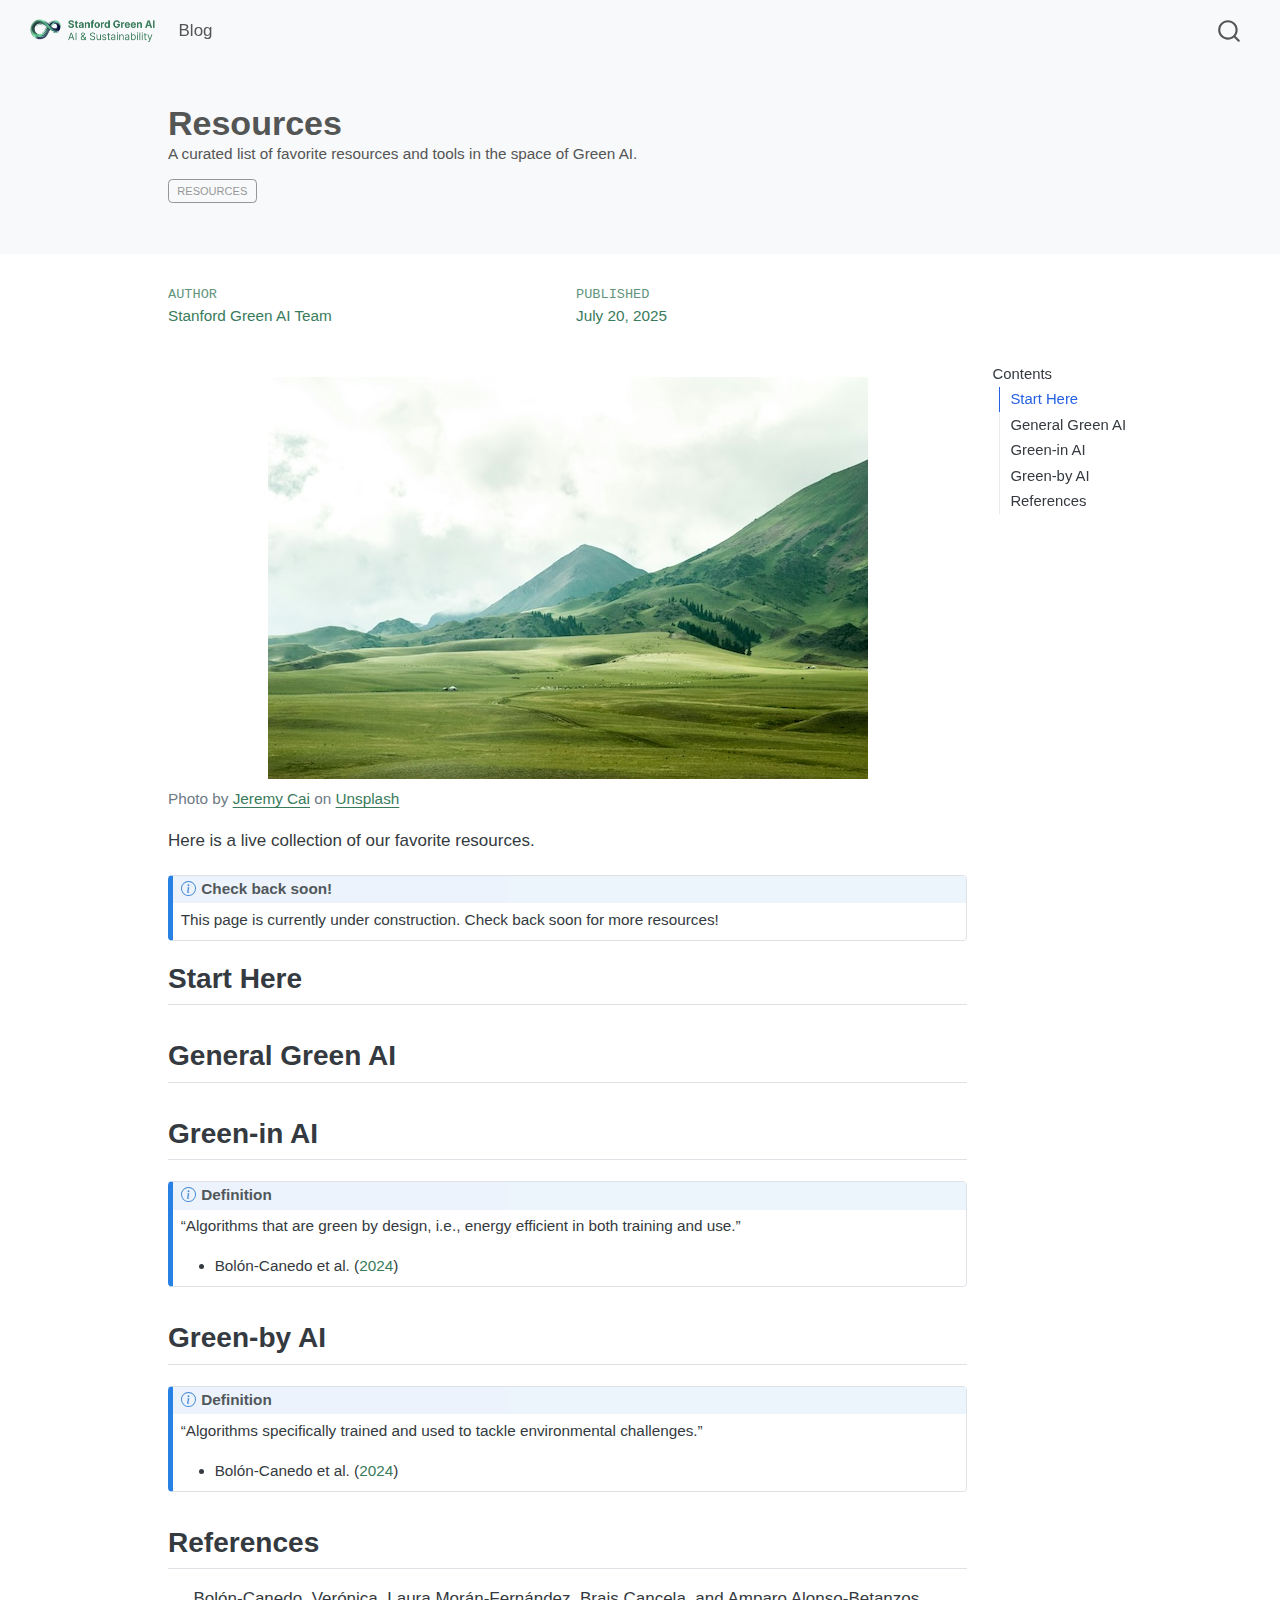
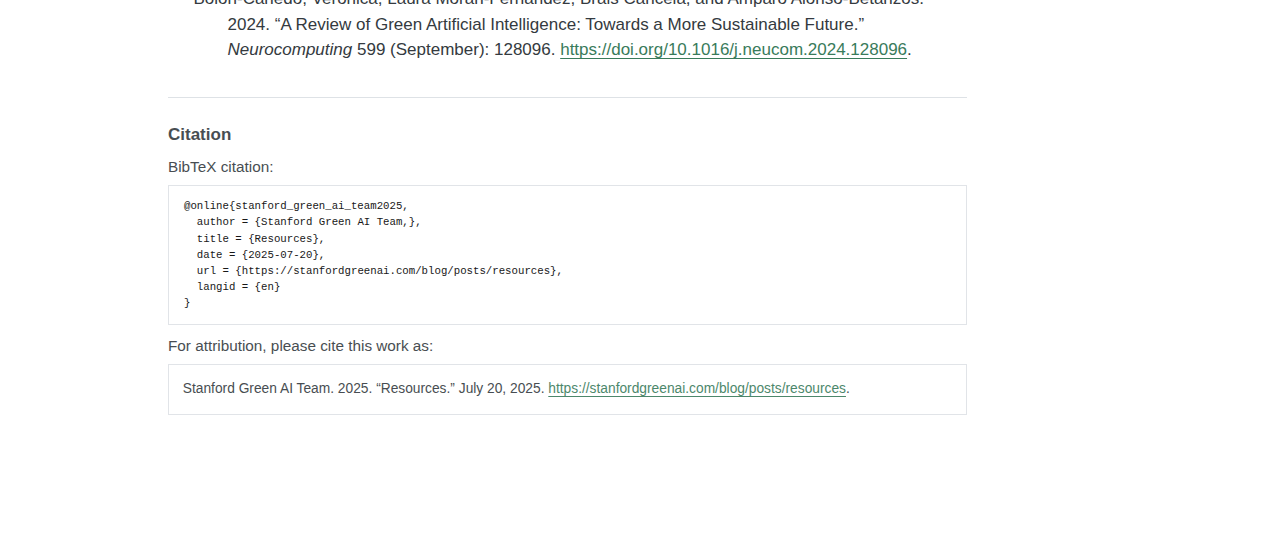
<file: public/blog/index.html>
<html xmlns="http://www.w3.org/1999/xhtml">    
  <head>      
    <title>Redirect to posts/resources.html</title>      
    <meta http-equiv="refresh" content="0;URL='posts/resources.html'" />    
  </head>    
  <body> 
  </body>  
</html>
</file>
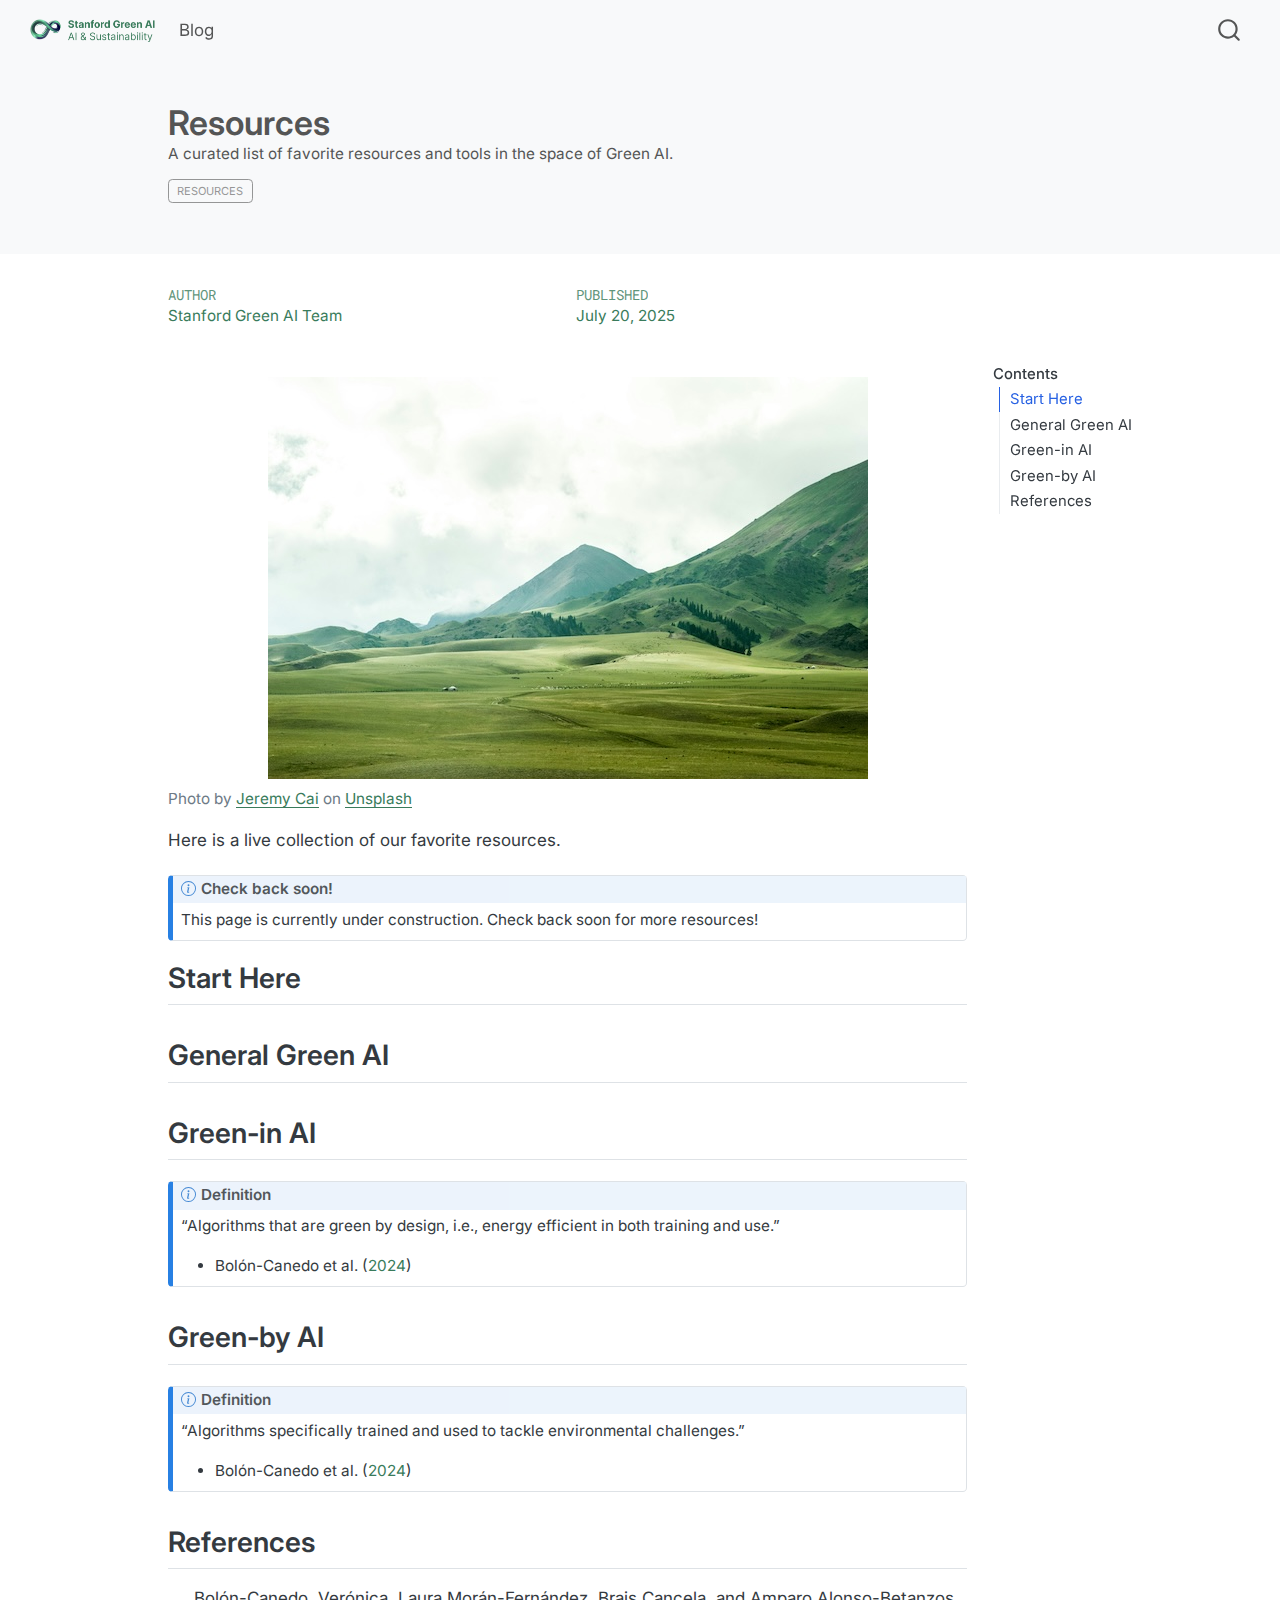
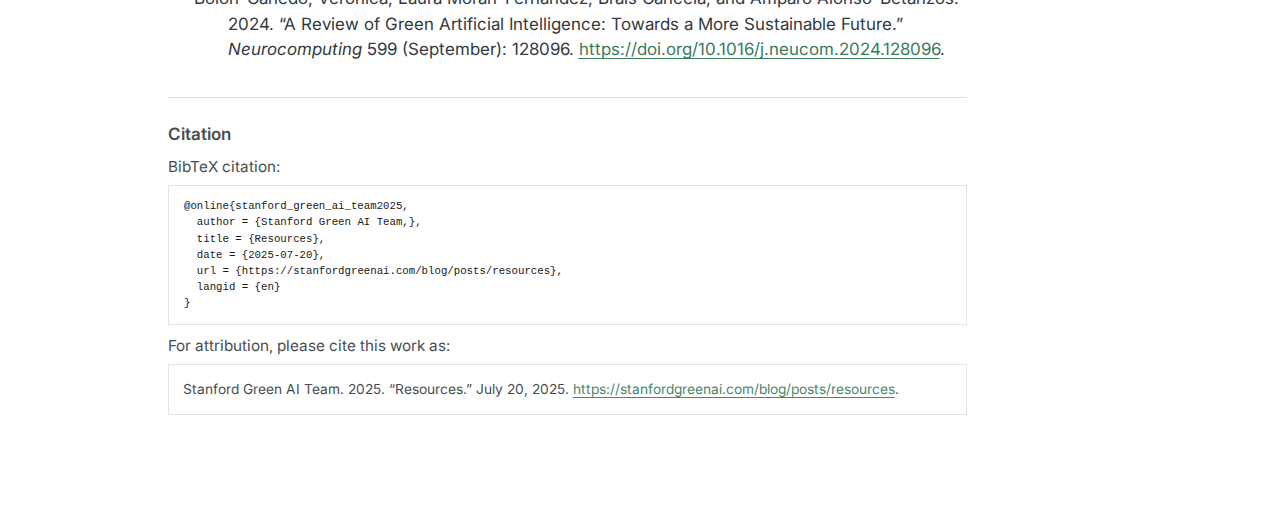
<file: public/blog/posts/resources.html>
<!DOCTYPE html>
<html xmlns="http://www.w3.org/1999/xhtml" lang="en" xml:lang="en"><head>

<meta charset="utf-8">
<meta name="generator" content="quarto-1.7.32">

<meta name="viewport" content="width=device-width, initial-scale=1.0, user-scalable=yes">

<meta name="author" content="Stanford Green AI Team">
<meta name="dcterms.date" content="2025-07-20">
<meta name="description" content="A curated list of favorite resources and tools in the space of Green AI.">

<title>Resources – Stanford Green AI Blog</title>
<style>
code{white-space: pre-wrap;}
span.smallcaps{font-variant: small-caps;}
div.columns{display: flex; gap: min(4vw, 1.5em);}
div.column{flex: auto; overflow-x: auto;}
div.hanging-indent{margin-left: 1.5em; text-indent: -1.5em;}
ul.task-list{list-style: none;}
ul.task-list li input[type="checkbox"] {
  width: 0.8em;
  margin: 0 0.8em 0.2em -1em; /* quarto-specific, see https://github.com/quarto-dev/quarto-cli/issues/4556 */ 
  vertical-align: middle;
}
/* CSS for citations */
div.csl-bib-body { }
div.csl-entry {
  clear: both;
  margin-bottom: 0em;
}
.hanging-indent div.csl-entry {
  margin-left:2em;
  text-indent:-2em;
}
div.csl-left-margin {
  min-width:2em;
  float:left;
}
div.csl-right-inline {
  margin-left:2em;
  padding-left:1em;
}
div.csl-indent {
  margin-left: 2em;
}</style>


<script src="../site_libs/quarto-nav/quarto-nav.js"></script>
<script src="../site_libs/quarto-nav/headroom.min.js"></script>
<script src="../site_libs/clipboard/clipboard.min.js"></script>
<script src="../site_libs/quarto-search/autocomplete.umd.js"></script>
<script src="../site_libs/quarto-search/fuse.min.js"></script>
<script src="../site_libs/quarto-search/quarto-search.js"></script>
<meta name="quarto:offset" content="../">
<script src="../site_libs/quarto-html/quarto.js" type="module"></script>
<script src="../site_libs/quarto-html/tabsets/tabsets.js" type="module"></script>
<script src="../site_libs/quarto-html/popper.min.js"></script>
<script src="../site_libs/quarto-html/tippy.umd.min.js"></script>
<script src="../site_libs/quarto-html/anchor.min.js"></script>
<link href="../site_libs/quarto-html/tippy.css" rel="stylesheet">
<link href="../site_libs/quarto-html/quarto-syntax-highlighting-37eea08aefeeee20ff55810ff984fec1.css" rel="stylesheet" id="quarto-text-highlighting-styles">
<script src="../site_libs/bootstrap/bootstrap.min.js"></script>
<link href="../site_libs/bootstrap/bootstrap-icons.css" rel="stylesheet">
<link href="../site_libs/bootstrap/bootstrap-c1fac2584b48ed01fb6e278e36375074.min.css" rel="stylesheet" append-hash="true" id="quarto-bootstrap" data-mode="light">
<script id="quarto-search-options" type="application/json">{
  "location": "navbar",
  "copy-button": false,
  "collapse-after": 3,
  "panel-placement": "end",
  "type": "overlay",
  "limit": 50,
  "keyboard-shortcut": [
    "f",
    "/",
    "s"
  ],
  "show-item-context": false,
  "language": {
    "search-no-results-text": "No results",
    "search-matching-documents-text": "matching documents",
    "search-copy-link-title": "Copy link to search",
    "search-hide-matches-text": "Hide additional matches",
    "search-more-match-text": "more match in this document",
    "search-more-matches-text": "more matches in this document",
    "search-clear-button-title": "Clear",
    "search-text-placeholder": "",
    "search-detached-cancel-button-title": "Cancel",
    "search-submit-button-title": "Submit",
    "search-label": "Search"
  }
}</script>


<link rel="stylesheet" href="../styles.css">
</head>

<body class="nav-fixed quarto-light">

<div id="quarto-search-results"></div>
  <header id="quarto-header" class="headroom fixed-top quarto-banner">
    <nav class="navbar navbar-expand-lg " data-bs-theme="dark">
      <div class="navbar-container container-fluid">
      <div class="navbar-brand-container mx-auto">
    <a href="https://stanfordgreenai.vercel.app" class="navbar-brand navbar-brand-logo">
    <img src="../posts/assets/logo.png" alt="" class="navbar-logo">
    </a>
  </div>
            <div id="quarto-search" class="" title="Search"></div>
          <button class="navbar-toggler" type="button" data-bs-toggle="collapse" data-bs-target="#navbarCollapse" aria-controls="navbarCollapse" role="menu" aria-expanded="false" aria-label="Toggle navigation" onclick="if (window.quartoToggleHeadroom) { window.quartoToggleHeadroom(); }">
  <span class="navbar-toggler-icon"></span>
</button>
          <div class="collapse navbar-collapse" id="navbarCollapse">
            <ul class="navbar-nav navbar-nav-scroll me-auto">
  <li class="nav-item">
    <a class="nav-link" href="../posts/index.html"> 
<span class="menu-text">Blog</span></a>
  </li>  
</ul>
          </div> <!-- /navcollapse -->
            <div class="quarto-navbar-tools">
</div>
      </div> <!-- /container-fluid -->
    </nav>
</header>
<!-- content -->
<header id="title-block-header" class="quarto-title-block default page-columns page-full">
  <div class="quarto-title-banner page-columns page-full">
    <div class="quarto-title column-body">
      <h1 class="title">Resources</h1>
                  <div>
        <div class="description">
          <p>A curated list of favorite resources and tools in the space of Green AI.</p>
        </div>
      </div>
                          <div class="quarto-categories">
                <div class="quarto-category">resources</div>
              </div>
                  </div>
  </div>
    
  
  <div class="quarto-title-meta">

      <div>
      <div class="quarto-title-meta-heading">Author</div>
      <div class="quarto-title-meta-contents">
               <p>Stanford Green AI Team </p>
            </div>
    </div>
      
      <div>
      <div class="quarto-title-meta-heading">Published</div>
      <div class="quarto-title-meta-contents">
        <p class="date">July 20, 2025</p>
      </div>
    </div>
    
      
    </div>
    
  
  </header><div id="quarto-content" class="quarto-container page-columns page-rows-contents page-layout-article page-navbar">
<!-- sidebar -->
<!-- margin-sidebar -->
    <div id="quarto-margin-sidebar" class="sidebar margin-sidebar">
        <nav id="TOC" role="doc-toc" class="toc-active">
    <h2 id="toc-title">Contents</h2>
   
  <ul>
  <li><a href="#start-here" id="toc-start-here" class="nav-link active" data-scroll-target="#start-here">Start Here</a></li>
  <li><a href="#general-green-ai" id="toc-general-green-ai" class="nav-link" data-scroll-target="#general-green-ai">General Green AI</a></li>
  <li><a href="#green-in-ai" id="toc-green-in-ai" class="nav-link" data-scroll-target="#green-in-ai">Green-in AI</a></li>
  <li><a href="#green-by-ai" id="toc-green-by-ai" class="nav-link" data-scroll-target="#green-by-ai">Green-by AI</a></li>
  <li><a href="#references" id="toc-references" class="nav-link" data-scroll-target="#references">References</a></li>
  </ul>
</nav>
    </div>
<!-- main -->
<main class="content quarto-banner-title-block" id="quarto-document-content">





<div class="quarto-figure quarto-figure-center">
<figure class="figure">
<p><img src="resources/resources-cover.jpg" class="img-fluid figure-img"></p>
<figcaption>Photo by <a href="https://unsplash.com/@j?utm_content=creditCopyText&amp;utm_medium=referral&amp;utm_source=unsplash">Jeremy Cai</a> on <a href="https://unsplash.com/photos/birds-eye-view-of-grassland-beside-mountain-ucYWe5mzTMU?utm_content=creditCopyText&amp;utm_medium=referral&amp;utm_source=unsplash">Unsplash</a></figcaption>
</figure>
</div>
<p>Here is a live collection of our favorite resources.</p>
<div class="callout callout-style-default callout-note callout-titled" title="Check back soon!">
<div class="callout-header d-flex align-content-center">
<div class="callout-icon-container">
<i class="callout-icon"></i>
</div>
<div class="callout-title-container flex-fill">
Check back soon!
</div>
</div>
<div class="callout-body-container callout-body">
<p>This page is currently under construction. Check back soon for more resources!</p>
</div>
</div>
<section id="start-here" class="level2">
<h2 class="anchored" data-anchor-id="start-here">Start Here</h2>
</section>
<section id="general-green-ai" class="level2">
<h2 class="anchored" data-anchor-id="general-green-ai">General Green AI</h2>
</section>
<section id="green-in-ai" class="level2">
<h2 class="anchored" data-anchor-id="green-in-ai">Green-in AI</h2>
<div class="callout callout-style-default callout-note callout-titled" title="Definition">
<div class="callout-header d-flex align-content-center">
<div class="callout-icon-container">
<i class="callout-icon"></i>
</div>
<div class="callout-title-container flex-fill">
Definition
</div>
</div>
<div class="callout-body-container callout-body">
<p>“Algorithms that are green by design, i.e., energy efficient in both training and use.”</p>
<ul>
<li><span class="citation" data-cites="bolon-canedoReviewGreenArtificial2024">Bolón-Canedo et al. (<a href="#ref-bolon-canedoReviewGreenArtificial2024" role="doc-biblioref">2024</a>)</span></li>
</ul>
</div>
</div>
</section>
<section id="green-by-ai" class="level2">
<h2 class="anchored" data-anchor-id="green-by-ai">Green-by AI</h2>
<div class="callout callout-style-default callout-note callout-titled" title="Definition">
<div class="callout-header d-flex align-content-center">
<div class="callout-icon-container">
<i class="callout-icon"></i>
</div>
<div class="callout-title-container flex-fill">
Definition
</div>
</div>
<div class="callout-body-container callout-body">
<p>“Algorithms specifically trained and used to tackle environmental challenges.”</p>
<ul>
<li><span class="citation" data-cites="bolon-canedoReviewGreenArtificial2024">Bolón-Canedo et al. (<a href="#ref-bolon-canedoReviewGreenArtificial2024" role="doc-biblioref">2024</a>)</span></li>
</ul>
</div>
</div>
</section>
<section id="references" class="level2">
<h2 class="anchored" data-anchor-id="references">References</h2>
<div id="refs" class="references csl-bib-body hanging-indent" data-entry-spacing="0" role="list">
<div id="ref-bolon-canedoReviewGreenArtificial2024" class="csl-entry" role="listitem">
Bolón-Canedo, Verónica, Laura Morán-Fernández, Brais Cancela, and Amparo Alonso-Betanzos. 2024. <span>“A Review of Green Artificial Intelligence: <span>Towards</span> a More Sustainable Future.”</span> <em>Neurocomputing</em> 599 (September): 128096. <a href="https://doi.org/10.1016/j.neucom.2024.128096">https://doi.org/10.1016/j.neucom.2024.128096</a>.
</div>
</div>


</section>

<div id="quarto-appendix" class="default"><section class="quarto-appendix-contents" id="quarto-citation"><h2 class="anchored quarto-appendix-heading">Citation</h2><div><div class="quarto-appendix-secondary-label">BibTeX citation:</div><pre class="sourceCode code-with-copy quarto-appendix-bibtex"><code class="sourceCode bibtex">@online{stanford_green_ai_team2025,
  author = {Stanford Green AI Team,},
  title = {Resources},
  date = {2025-07-20},
  url = {https://stanfordgreenai.com/blog/posts/resources},
  langid = {en}
}
</code><button title="Copy to Clipboard" class="code-copy-button"><i class="bi"></i></button></pre><div class="quarto-appendix-secondary-label">For attribution, please cite this work as:</div><div id="ref-stanford_green_ai_team2025" class="csl-entry quarto-appendix-citeas" role="listitem">
Stanford Green AI Team. 2025. <span>“Resources.”</span> July 20, 2025.
<a href="https://stanfordgreenai.com/blog/posts/resources">https://stanfordgreenai.com/blog/posts/resources</a>.
</div></div></section></div></main> <!-- /main -->
<script id="quarto-html-after-body" type="application/javascript">
  window.document.addEventListener("DOMContentLoaded", function (event) {
    const icon = "";
    const anchorJS = new window.AnchorJS();
    anchorJS.options = {
      placement: 'right',
      icon: icon
    };
    anchorJS.add('.anchored');
    const isCodeAnnotation = (el) => {
      for (const clz of el.classList) {
        if (clz.startsWith('code-annotation-')) {                     
          return true;
        }
      }
      return false;
    }
    const onCopySuccess = function(e) {
      // button target
      const button = e.trigger;
      // don't keep focus
      button.blur();
      // flash "checked"
      button.classList.add('code-copy-button-checked');
      var currentTitle = button.getAttribute("title");
      button.setAttribute("title", "Copied!");
      let tooltip;
      if (window.bootstrap) {
        button.setAttribute("data-bs-toggle", "tooltip");
        button.setAttribute("data-bs-placement", "left");
        button.setAttribute("data-bs-title", "Copied!");
        tooltip = new bootstrap.Tooltip(button, 
          { trigger: "manual", 
            customClass: "code-copy-button-tooltip",
            offset: [0, -8]});
        tooltip.show();    
      }
      setTimeout(function() {
        if (tooltip) {
          tooltip.hide();
          button.removeAttribute("data-bs-title");
          button.removeAttribute("data-bs-toggle");
          button.removeAttribute("data-bs-placement");
        }
        button.setAttribute("title", currentTitle);
        button.classList.remove('code-copy-button-checked');
      }, 1000);
      // clear code selection
      e.clearSelection();
    }
    const getTextToCopy = function(trigger) {
        const codeEl = trigger.previousElementSibling.cloneNode(true);
        for (const childEl of codeEl.children) {
          if (isCodeAnnotation(childEl)) {
            childEl.remove();
          }
        }
        return codeEl.innerText;
    }
    const clipboard = new window.ClipboardJS('.code-copy-button:not([data-in-quarto-modal])', {
      text: getTextToCopy
    });
    clipboard.on('success', onCopySuccess);
    if (window.document.getElementById('quarto-embedded-source-code-modal')) {
      const clipboardModal = new window.ClipboardJS('.code-copy-button[data-in-quarto-modal]', {
        text: getTextToCopy,
        container: window.document.getElementById('quarto-embedded-source-code-modal')
      });
      clipboardModal.on('success', onCopySuccess);
    }
      var localhostRegex = new RegExp(/^(?:http|https):\/\/localhost\:?[0-9]*\//);
      var mailtoRegex = new RegExp(/^mailto:/);
        var filterRegex = new RegExp('/' + window.location.host + '/');
      var isInternal = (href) => {
          return filterRegex.test(href) || localhostRegex.test(href) || mailtoRegex.test(href);
      }
      // Inspect non-navigation links and adorn them if external
     var links = window.document.querySelectorAll('a[href]:not(.nav-link):not(.navbar-brand):not(.toc-action):not(.sidebar-link):not(.sidebar-item-toggle):not(.pagination-link):not(.no-external):not([aria-hidden]):not(.dropdown-item):not(.quarto-navigation-tool):not(.about-link)');
      for (var i=0; i<links.length; i++) {
        const link = links[i];
        if (!isInternal(link.href)) {
          // undo the damage that might have been done by quarto-nav.js in the case of
          // links that we want to consider external
          if (link.dataset.originalHref !== undefined) {
            link.href = link.dataset.originalHref;
          }
        }
      }
    function tippyHover(el, contentFn, onTriggerFn, onUntriggerFn) {
      const config = {
        allowHTML: true,
        maxWidth: 500,
        delay: 100,
        arrow: false,
        appendTo: function(el) {
            return el.parentElement;
        },
        interactive: true,
        interactiveBorder: 10,
        theme: 'quarto',
        placement: 'bottom-start',
      };
      if (contentFn) {
        config.content = contentFn;
      }
      if (onTriggerFn) {
        config.onTrigger = onTriggerFn;
      }
      if (onUntriggerFn) {
        config.onUntrigger = onUntriggerFn;
      }
      window.tippy(el, config); 
    }
    const noterefs = window.document.querySelectorAll('a[role="doc-noteref"]');
    for (var i=0; i<noterefs.length; i++) {
      const ref = noterefs[i];
      tippyHover(ref, function() {
        // use id or data attribute instead here
        let href = ref.getAttribute('data-footnote-href') || ref.getAttribute('href');
        try { href = new URL(href).hash; } catch {}
        const id = href.replace(/^#\/?/, "");
        const note = window.document.getElementById(id);
        if (note) {
          return note.innerHTML;
        } else {
          return "";
        }
      });
    }
    const xrefs = window.document.querySelectorAll('a.quarto-xref');
    const processXRef = (id, note) => {
      // Strip column container classes
      const stripColumnClz = (el) => {
        el.classList.remove("page-full", "page-columns");
        if (el.children) {
          for (const child of el.children) {
            stripColumnClz(child);
          }
        }
      }
      stripColumnClz(note)
      if (id === null || id.startsWith('sec-')) {
        // Special case sections, only their first couple elements
        const container = document.createElement("div");
        if (note.children && note.children.length > 2) {
          container.appendChild(note.children[0].cloneNode(true));
          for (let i = 1; i < note.children.length; i++) {
            const child = note.children[i];
            if (child.tagName === "P" && child.innerText === "") {
              continue;
            } else {
              container.appendChild(child.cloneNode(true));
              break;
            }
          }
          if (window.Quarto?.typesetMath) {
            window.Quarto.typesetMath(container);
          }
          return container.innerHTML
        } else {
          if (window.Quarto?.typesetMath) {
            window.Quarto.typesetMath(note);
          }
          return note.innerHTML;
        }
      } else {
        // Remove any anchor links if they are present
        const anchorLink = note.querySelector('a.anchorjs-link');
        if (anchorLink) {
          anchorLink.remove();
        }
        if (window.Quarto?.typesetMath) {
          window.Quarto.typesetMath(note);
        }
        if (note.classList.contains("callout")) {
          return note.outerHTML;
        } else {
          return note.innerHTML;
        }
      }
    }
    for (var i=0; i<xrefs.length; i++) {
      const xref = xrefs[i];
      tippyHover(xref, undefined, function(instance) {
        instance.disable();
        let url = xref.getAttribute('href');
        let hash = undefined; 
        if (url.startsWith('#')) {
          hash = url;
        } else {
          try { hash = new URL(url).hash; } catch {}
        }
        if (hash) {
          const id = hash.replace(/^#\/?/, "");
          const note = window.document.getElementById(id);
          if (note !== null) {
            try {
              const html = processXRef(id, note.cloneNode(true));
              instance.setContent(html);
            } finally {
              instance.enable();
              instance.show();
            }
          } else {
            // See if we can fetch this
            fetch(url.split('#')[0])
            .then(res => res.text())
            .then(html => {
              const parser = new DOMParser();
              const htmlDoc = parser.parseFromString(html, "text/html");
              const note = htmlDoc.getElementById(id);
              if (note !== null) {
                const html = processXRef(id, note);
                instance.setContent(html);
              } 
            }).finally(() => {
              instance.enable();
              instance.show();
            });
          }
        } else {
          // See if we can fetch a full url (with no hash to target)
          // This is a special case and we should probably do some content thinning / targeting
          fetch(url)
          .then(res => res.text())
          .then(html => {
            const parser = new DOMParser();
            const htmlDoc = parser.parseFromString(html, "text/html");
            const note = htmlDoc.querySelector('main.content');
            if (note !== null) {
              // This should only happen for chapter cross references
              // (since there is no id in the URL)
              // remove the first header
              if (note.children.length > 0 && note.children[0].tagName === "HEADER") {
                note.children[0].remove();
              }
              const html = processXRef(null, note);
              instance.setContent(html);
            } 
          }).finally(() => {
            instance.enable();
            instance.show();
          });
        }
      }, function(instance) {
      });
    }
        let selectedAnnoteEl;
        const selectorForAnnotation = ( cell, annotation) => {
          let cellAttr = 'data-code-cell="' + cell + '"';
          let lineAttr = 'data-code-annotation="' +  annotation + '"';
          const selector = 'span[' + cellAttr + '][' + lineAttr + ']';
          return selector;
        }
        const selectCodeLines = (annoteEl) => {
          const doc = window.document;
          const targetCell = annoteEl.getAttribute("data-target-cell");
          const targetAnnotation = annoteEl.getAttribute("data-target-annotation");
          const annoteSpan = window.document.querySelector(selectorForAnnotation(targetCell, targetAnnotation));
          const lines = annoteSpan.getAttribute("data-code-lines").split(",");
          const lineIds = lines.map((line) => {
            return targetCell + "-" + line;
          })
          let top = null;
          let height = null;
          let parent = null;
          if (lineIds.length > 0) {
              //compute the position of the single el (top and bottom and make a div)
              const el = window.document.getElementById(lineIds[0]);
              top = el.offsetTop;
              height = el.offsetHeight;
              parent = el.parentElement.parentElement;
            if (lineIds.length > 1) {
              const lastEl = window.document.getElementById(lineIds[lineIds.length - 1]);
              const bottom = lastEl.offsetTop + lastEl.offsetHeight;
              height = bottom - top;
            }
            if (top !== null && height !== null && parent !== null) {
              // cook up a div (if necessary) and position it 
              let div = window.document.getElementById("code-annotation-line-highlight");
              if (div === null) {
                div = window.document.createElement("div");
                div.setAttribute("id", "code-annotation-line-highlight");
                div.style.position = 'absolute';
                parent.appendChild(div);
              }
              div.style.top = top - 2 + "px";
              div.style.height = height + 4 + "px";
              div.style.left = 0;
              let gutterDiv = window.document.getElementById("code-annotation-line-highlight-gutter");
              if (gutterDiv === null) {
                gutterDiv = window.document.createElement("div");
                gutterDiv.setAttribute("id", "code-annotation-line-highlight-gutter");
                gutterDiv.style.position = 'absolute';
                const codeCell = window.document.getElementById(targetCell);
                const gutter = codeCell.querySelector('.code-annotation-gutter');
                gutter.appendChild(gutterDiv);
              }
              gutterDiv.style.top = top - 2 + "px";
              gutterDiv.style.height = height + 4 + "px";
            }
            selectedAnnoteEl = annoteEl;
          }
        };
        const unselectCodeLines = () => {
          const elementsIds = ["code-annotation-line-highlight", "code-annotation-line-highlight-gutter"];
          elementsIds.forEach((elId) => {
            const div = window.document.getElementById(elId);
            if (div) {
              div.remove();
            }
          });
          selectedAnnoteEl = undefined;
        };
          // Handle positioning of the toggle
      window.addEventListener(
        "resize",
        throttle(() => {
          elRect = undefined;
          if (selectedAnnoteEl) {
            selectCodeLines(selectedAnnoteEl);
          }
        }, 10)
      );
      function throttle(fn, ms) {
      let throttle = false;
      let timer;
        return (...args) => {
          if(!throttle) { // first call gets through
              fn.apply(this, args);
              throttle = true;
          } else { // all the others get throttled
              if(timer) clearTimeout(timer); // cancel #2
              timer = setTimeout(() => {
                fn.apply(this, args);
                timer = throttle = false;
              }, ms);
          }
        };
      }
        // Attach click handler to the DT
        const annoteDls = window.document.querySelectorAll('dt[data-target-cell]');
        for (const annoteDlNode of annoteDls) {
          annoteDlNode.addEventListener('click', (event) => {
            const clickedEl = event.target;
            if (clickedEl !== selectedAnnoteEl) {
              unselectCodeLines();
              const activeEl = window.document.querySelector('dt[data-target-cell].code-annotation-active');
              if (activeEl) {
                activeEl.classList.remove('code-annotation-active');
              }
              selectCodeLines(clickedEl);
              clickedEl.classList.add('code-annotation-active');
            } else {
              // Unselect the line
              unselectCodeLines();
              clickedEl.classList.remove('code-annotation-active');
            }
          });
        }
    const findCites = (el) => {
      const parentEl = el.parentElement;
      if (parentEl) {
        const cites = parentEl.dataset.cites;
        if (cites) {
          return {
            el,
            cites: cites.split(' ')
          };
        } else {
          return findCites(el.parentElement)
        }
      } else {
        return undefined;
      }
    };
    var bibliorefs = window.document.querySelectorAll('a[role="doc-biblioref"]');
    for (var i=0; i<bibliorefs.length; i++) {
      const ref = bibliorefs[i];
      const citeInfo = findCites(ref);
      if (citeInfo) {
        tippyHover(citeInfo.el, function() {
          var popup = window.document.createElement('div');
          citeInfo.cites.forEach(function(cite) {
            var citeDiv = window.document.createElement('div');
            citeDiv.classList.add('hanging-indent');
            citeDiv.classList.add('csl-entry');
            var biblioDiv = window.document.getElementById('ref-' + cite);
            if (biblioDiv) {
              citeDiv.innerHTML = biblioDiv.innerHTML;
            }
            popup.appendChild(citeDiv);
          });
          return popup.innerHTML;
        });
      }
    }
  });
  </script>
</div> <!-- /content -->




</body></html>
</file>
<file: public/blog/site_libs/quarto-html/tippy.css>
.tippy-box[data-animation=fade][data-state=hidden]{opacity:0}[data-tippy-root]{max-width:calc(100vw - 10px)}.tippy-box{position:relative;background-color:#333;color:#fff;border-radius:4px;font-size:14px;line-height:1.4;white-space:normal;outline:0;transition-property:transform,visibility,opacity}.tippy-box[data-placement^=top]>.tippy-arrow{bottom:0}.tippy-box[data-placement^=top]>.tippy-arrow:before{bottom:-7px;left:0;border-width:8px 8px 0;border-top-color:initial;transform-origin:center top}.tippy-box[data-placement^=bottom]>.tippy-arrow{top:0}.tippy-box[data-placement^=bottom]>.tippy-arrow:before{top:-7px;left:0;border-width:0 8px 8px;border-bottom-color:initial;transform-origin:center bottom}.tippy-box[data-placement^=left]>.tippy-arrow{right:0}.tippy-box[data-placement^=left]>.tippy-arrow:before{border-width:8px 0 8px 8px;border-left-color:initial;right:-7px;transform-origin:center left}.tippy-box[data-placement^=right]>.tippy-arrow{left:0}.tippy-box[data-placement^=right]>.tippy-arrow:before{left:-7px;border-width:8px 8px 8px 0;border-right-color:initial;transform-origin:center right}.tippy-box[data-inertia][data-state=visible]{transition-timing-function:cubic-bezier(.54,1.5,.38,1.11)}.tippy-arrow{width:16px;height:16px;color:#333}.tippy-arrow:before{content:"";position:absolute;border-color:transparent;border-style:solid}.tippy-content{position:relative;padding:5px 9px;z-index:1}
</file>
<file: public/blog/site_libs/quarto-html/quarto-syntax-highlighting-37eea08aefeeee20ff55810ff984fec1.css>
/* quarto syntax highlight colors */
:root {
  --quarto-hl-ot-color: #003B4F;
  --quarto-hl-at-color: #657422;
  --quarto-hl-ss-color: #20794D;
  --quarto-hl-an-color: #5E5E5E;
  --quarto-hl-fu-color: #4758AB;
  --quarto-hl-st-color: #20794D;
  --quarto-hl-cf-color: #003B4F;
  --quarto-hl-op-color: #5E5E5E;
  --quarto-hl-er-color: #AD0000;
  --quarto-hl-bn-color: #AD0000;
  --quarto-hl-al-color: #AD0000;
  --quarto-hl-va-color: #111111;
  --quarto-hl-bu-color: inherit;
  --quarto-hl-ex-color: inherit;
  --quarto-hl-pp-color: #AD0000;
  --quarto-hl-in-color: #5E5E5E;
  --quarto-hl-vs-color: #20794D;
  --quarto-hl-wa-color: #5E5E5E;
  --quarto-hl-do-color: #5E5E5E;
  --quarto-hl-im-color: #00769E;
  --quarto-hl-ch-color: #20794D;
  --quarto-hl-dt-color: #AD0000;
  --quarto-hl-fl-color: #AD0000;
  --quarto-hl-co-color: #5E5E5E;
  --quarto-hl-cv-color: #5E5E5E;
  --quarto-hl-cn-color: #8f5902;
  --quarto-hl-sc-color: #5E5E5E;
  --quarto-hl-dv-color: #AD0000;
  --quarto-hl-kw-color: #003B4F;
}

/* other quarto variables */
:root {
  --quarto-font-monospace: SFMono-Regular, Menlo, Monaco, Consolas, "Liberation Mono", "Courier New", monospace;
}

/* syntax highlight based on Pandoc's rules */
pre > code.sourceCode > span {
  color: #003B4F;
}

code.sourceCode > span {
  color: #003B4F;
}

div.sourceCode,
div.sourceCode pre.sourceCode {
  color: #003B4F;
}

/* Normal */
code span {
  color: #003B4F;
}

/* Alert */
code span.al {
  color: #AD0000;
  font-style: inherit;
}

/* Annotation */
code span.an {
  color: #5E5E5E;
  font-style: inherit;
}

/* Attribute */
code span.at {
  color: #657422;
  font-style: inherit;
}

/* BaseN */
code span.bn {
  color: #AD0000;
  font-style: inherit;
}

/* BuiltIn */
code span.bu {
  font-style: inherit;
}

/* ControlFlow */
code span.cf {
  color: #003B4F;
  font-weight: bold;
  font-style: inherit;
}

/* Char */
code span.ch {
  color: #20794D;
  font-style: inherit;
}

/* Constant */
code span.cn {
  color: #8f5902;
  font-style: inherit;
}

/* Comment */
code span.co {
  color: #5E5E5E;
  font-style: inherit;
}

/* CommentVar */
code span.cv {
  color: #5E5E5E;
  font-style: italic;
}

/* Documentation */
code span.do {
  color: #5E5E5E;
  font-style: italic;
}

/* DataType */
code span.dt {
  color: #AD0000;
  font-style: inherit;
}

/* DecVal */
code span.dv {
  color: #AD0000;
  font-style: inherit;
}

/* Error */
code span.er {
  color: #AD0000;
  font-style: inherit;
}

/* Extension */
code span.ex {
  font-style: inherit;
}

/* Float */
code span.fl {
  color: #AD0000;
  font-style: inherit;
}

/* Function */
code span.fu {
  color: #4758AB;
  font-style: inherit;
}

/* Import */
code span.im {
  color: #00769E;
  font-style: inherit;
}

/* Information */
code span.in {
  color: #5E5E5E;
  font-style: inherit;
}

/* Keyword */
code span.kw {
  color: #003B4F;
  font-weight: bold;
  font-style: inherit;
}

/* Operator */
code span.op {
  color: #5E5E5E;
  font-style: inherit;
}

/* Other */
code span.ot {
  color: #003B4F;
  font-style: inherit;
}

/* Preprocessor */
code span.pp {
  color: #AD0000;
  font-style: inherit;
}

/* SpecialChar */
code span.sc {
  color: #5E5E5E;
  font-style: inherit;
}

/* SpecialString */
code span.ss {
  color: #20794D;
  font-style: inherit;
}

/* String */
code span.st {
  color: #20794D;
  font-style: inherit;
}

/* Variable */
code span.va {
  color: #111111;
  font-style: inherit;
}

/* VerbatimString */
code span.vs {
  color: #20794D;
  font-style: inherit;
}

/* Warning */
code span.wa {
  color: #5E5E5E;
  font-style: italic;
}

.prevent-inlining {
  content: "</";
}

/*# sourceMappingURL=27d3d809615f7771493d095567f04340.css.map */
</file>
<file: public/blog/styles.css>
/* css styles */
@import url('https://fonts.googleapis.com/css2?family=Inter&family=Roboto+Mono&family=Merriweather&display=swap');

:root {
    --primary-color: #397B5B;
    --light-color: #72EFAC;
    --gray-color: #F4F4F4;
    --secondary-color: #000138;
    --background-color: #1F0322;
}

/* Use Roboto Mono for tags, code, and links */


/* a:not(.anchorjs-link), .listing-categories, .quarto-title-meta { */
.listing-categories, .quarto-title-meta {
    font-family: 'Roboto Mono', monospace !important;
    color: var(--primary-color);
}
a {
    color: var(--primary-color);
}

/* Ensure body and headings use Inter */
body, p, h1, h2, h3, h4, h5, h6, .listing-title, .listing-description {
    font-family: 'Inter', sans-serif !important;
}
.listing-title a, .listing-description a {
    font-family: 'Inter', sans-serif !important;
}
</file>
